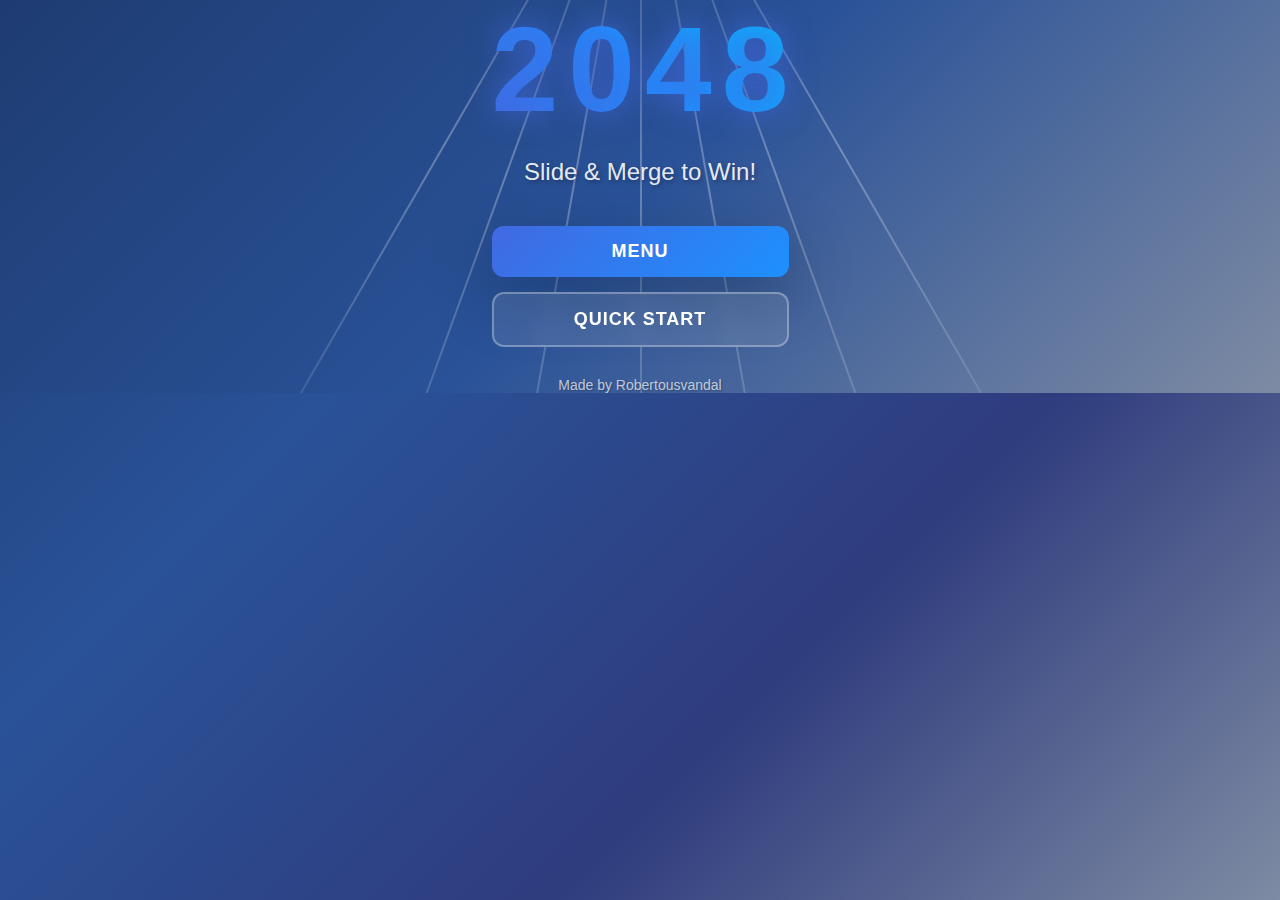
<file: index.html>
<!DOCTYPE html>
<html lang="en">
<head>
    <meta charset="UTF-8">
    <meta http-equiv="refresh" content="0; url=title.html">
    <title>2048</title>
</head>
<body>
    <script>window.location.replace('title.html');</script>
</body>
</html>
</file>
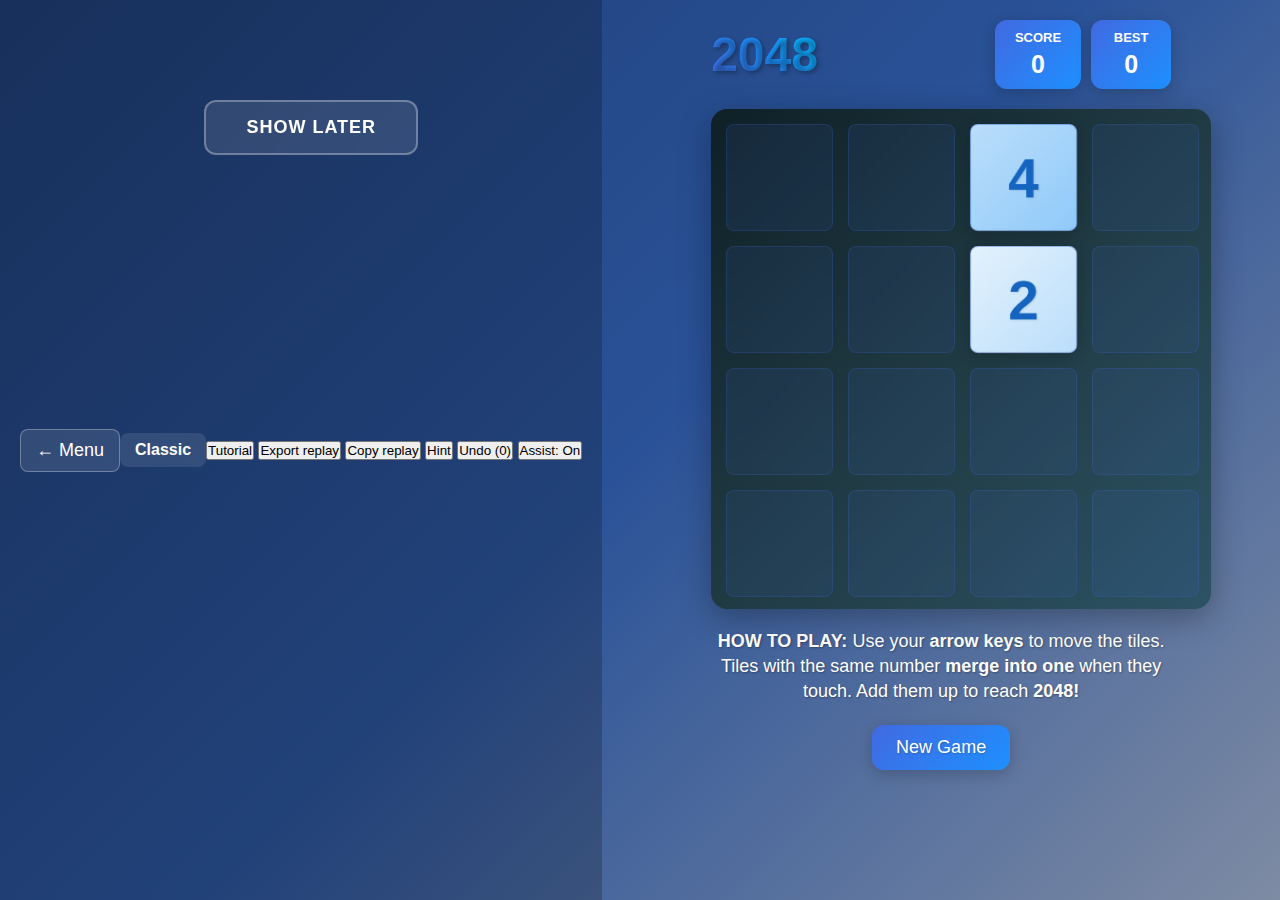
<file: game.html>
<!DOCTYPE html>
<html lang="en">
<head>
    <meta charset="UTF-8">
    <meta name="viewport" content="width=device-width, initial-scale=1.0">
    <title>2048 - Game</title>
    <link rel="stylesheet" href="style.css">
</head>
<body>
    <!-- Game Screen -->
    <div id="game-screen" class="screen active">
        <div class="game-header">
            <button class="back-button" onclick="goToMenu()">← Menu</button>
            <div class="game-info">
                <div class="mode-display" id="current-mode">Classic</div>
                <div class="timer-display" id="timer" style="display: none;">5:00</div>
                <div class="moves-display" id="moves" style="display: none;">Moves: 100</div>
                <div class="target-display" id="daily-target-display" style="display:none;">Target: 1500</div>
            </div>
            <div class="game-controls">
                <button class="control-button secondary" id="tutorial-toggle">Tutorial</button>
                <button class="control-button secondary" id="export-replay">Export replay</button>
                <button class="control-button secondary" id="copy-replay">Copy replay</button>
                <button class="control-button secondary" id="hint-button">Hint</button>
                <button class="control-button secondary" id="undo-button">Undo (0)</button>
                <button class="control-button secondary" id="assist-toggle">Assist: On</button>
            </div>
        </div>
        
        <div class="container">
            <header>
                <h1>2048</h1>
                <div class="score-container">
                    <div class="score-box">
                        <div class="score-label">Score</div>
                        <div class="score" id="score">0</div>
                    </div>
                    <div class="score-box">
                        <div class="score-label">Best</div>
                        <div class="score" id="best">0</div>
                    </div>
                </div>
            </header>
            
            <div class="game-container">
                <div class="game-message" id="game-message">
                    <p></p>
                    <div class="lower">
                        <button class="retry-button" onclick="game.restart()">Try again</button>
                    </div>
                </div>
                
                <div class="grid-container">
                    <div class="grid-row">
                        <div class="grid-cell"></div>
                        <div class="grid-cell"></div>
                        <div class="grid-cell"></div>
                        <div class="grid-cell"></div>
                    </div>
                    <div class="grid-row">
                        <div class="grid-cell"></div>
                        <div class="grid-cell"></div>
                        <div class="grid-cell"></div>
                        <div class="grid-cell"></div>
                    </div>
                    <div class="grid-row">
                        <div class="grid-cell"></div>
                        <div class="grid-cell"></div>
                        <div class="grid-cell"></div>
                        <div class="grid-cell"></div>
                    </div>
                    <div class="grid-row">
                        <div class="grid-cell"></div>
                        <div class="grid-cell"></div>
                        <div class="grid-cell"></div>
                        <div class="grid-cell"></div>
                    </div>
                </div>
                
                <div class="tile-container" id="tile-container">
                </div>
            </div>
            
            <div class="game-explanation">
                <p><strong>HOW TO PLAY:</strong> Use your <strong>arrow keys</strong> to move the tiles. Tiles with the same number <strong>merge into one</strong> when they touch. Add them up to reach <strong>2048!</strong></p>
            </div>
            
            <button class="restart-button" onclick="game.restart()">New Game</button>
        </div>
    </div>
    
    <div id="tutorial-overlay" class="tutorial-overlay hidden" role="dialog" aria-modal="true">
        <div class="tutorial-card">
            <h2>How to play</h2>
            <ul>
                <li>Swipe or use arrow keys to move tiles in a direction.</li>
                <li>Tiles with the same number merge and double their value.</li>
                <li>Plan ahead to avoid running out of space.</li>
                <li>Reach 2048 (or keep playing in endless mode!).</li>
            </ul>
            <div class="tutorial-actions">
                <button class="menu-button primary" id="tutorial-dismiss">Got it</button>
                <button class="menu-button secondary" id="tutorial-skip">Show later</button>
            </div>
        </div>
    </div>

    <div id="replay-toast" class="replay-toast hidden" role="status" aria-live="polite">
        Replay copied to clipboard
    </div>
    
    <script src="shared.js"></script>
    <script src="game.js"></script>
</body>
</html>
</file>
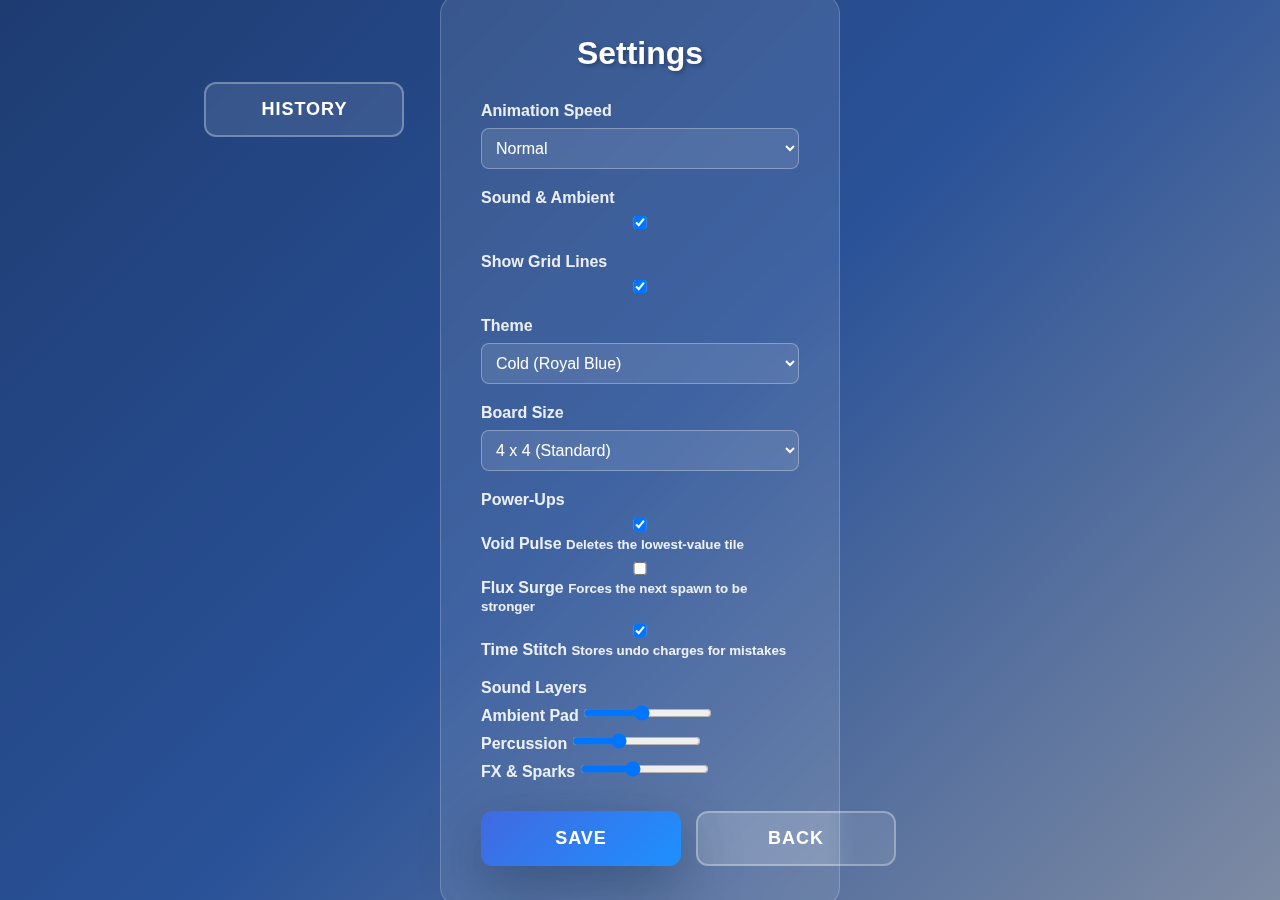
<file: menu.html>
<!DOCTYPE html>
<html lang="en">
<head>
    <meta charset="UTF-8">
    <meta name="viewport" content="width=device-width, initial-scale=1.0">
    <title>2048 - Menu</title>
    <link rel="stylesheet" href="style.css">
</head>
<body>
    <!-- Settings Screen -->
    <div id="settings-screen" class="screen active">
        <div class="settings-container">
            <h2>Settings</h2>
            <div class="setting-group">
                <label for="animation-speed">Animation Speed</label>
                <select id="animation-speed">
                    <option value="slow">Slow</option>
                    <option value="normal" selected>Normal</option>
                    <option value="fast">Fast</option>
                </select>
            </div>
            <div class="setting-group">
                <label for="sound-effects">Sound &amp; Ambient</label>
                <input type="checkbox" id="sound-effects" checked>
            </div>
            <div class="setting-group">
                <label for="grid-lines">Show Grid Lines</label>
                <input type="checkbox" id="grid-lines" checked>
            </div>
            <div class="setting-group">
                <label for="theme">Theme</label>
                <select id="theme">
                    <option value="cold" selected>Cold (Royal Blue)</option>
                    <option value="warm">Warm (Sunset)</option>
                    <option value="dark">Dark (Night)</option>
                </select>
            </div>
            <div class="setting-group">
                <label for="board-size">Board Size</label>
                <select id="board-size">
                    <option value="4" selected>4 x 4 (Standard)</option>
                    <option value="5">5 x 5 (Strategist)</option>
                </select>
            </div>
            <div class="setting-group">
                <label>Power-Ups</label>
                <div class="powerup-grid">
                    <label class="toggle">
                        <input type="checkbox" id="powerup-cleanse" checked>
                        <span>
                            <strong>Void Pulse</strong>
                            <small>Deletes the lowest-value tile</small>
                        </span>
                    </label>
                    <label class="toggle">
                        <input type="checkbox" id="powerup-double">
                        <span>
                            <strong>Flux Surge</strong>
                            <small>Forces the next spawn to be stronger</small>
                        </span>
                    </label>
                    <label class="toggle">
                        <input type="checkbox" id="powerup-undo" checked>
                        <span>
                            <strong>Time Stitch</strong>
                            <small>Stores undo charges for mistakes</small>
                        </span>
                    </label>
                </div>
            </div>
            <div class="setting-group">
                <label>Sound Layers</label>
                <div class="slider-stack">
                    <label>
                        Ambient Pad
                        <input type="range" id="ambient-volume" min="0" max="1" step="0.05">
                    </label>
                    <label>
                        Percussion
                        <input type="range" id="percussion-volume" min="0" max="1" step="0.05">
                    </label>
                    <label>
                        FX &amp; Sparks
                        <input type="range" id="fx-volume" min="0" max="1" step="0.05">
                    </label>
                </div>
            </div>
            <div class="settings-buttons">
                <button class="menu-button primary" onclick="saveSettings()">Save</button>
                <button class="menu-button secondary" onclick="goToTitle()">Back</button>
            </div>
        </div>
    </div>

    <!-- Daily Challenge -->
    <section class="daily-section" aria-live="polite">
        <div class="daily-card">
            <div class="daily-header">
                <h2>Daily Challenge</h2>
                <div id="daily-status" class="daily-status">Checking...</div>
            </div>
            <p id="daily-description">Loading today's board...</p>
            <div class="daily-meta">
                <span id="daily-theme" class="pill">Theme</span>
                <span id="daily-target" class="pill">Target</span>
            </div>
            <div class="daily-actions">
                <button class="menu-button primary" id="start-daily">Play Daily</button>
                <button class="menu-button secondary" id="view-challenges">History</button>
            </div>
        </div>
    </section>

    <!-- Achievements Preview -->
    <section class="achievements-section">
        <div class="achievements-card">
            <div>
                <h2>Achievements</h2>
                <p id="achievement-summary">Track your milestones and unlock new looks.</p>
            </div>
            <button class="menu-button primary" id="view-achievements">View Badges</button>
        </div>
    </section>

    <!-- Leaderboard Preview -->
    <section class="leaderboard-section">
        <div class="leaderboard-header">
            <h2>Local Leaderboard</h2>
            <label for="leaderboard-mode">Mode</label>
            <select id="leaderboard-mode" aria-label="Select game mode to view leaderboard">
                <option value="classic">Classic</option>
                <option value="timed">Timed</option>
                <option value="limited">Limited Moves</option>
                <option value="endless">Endless</option>
                <option value="daily">Daily</option>
            </select>
        </div>
        <ol id="leaderboard-list" class="leaderboard-list" aria-live="polite">
            <li class="empty">No results yet. Play a game to add a score.</li>
        </ol>
    </section>

    <!-- Game Modes Screen -->
    <div id="game-modes-screen" class="screen">
        <div class="modes-container">
            <h2>Game Modes</h2>
            <div class="mode-cards">
                <div class="mode-card" onclick="startMode('classic')">
                    <h3>Classic</h3>
                    <p>Reach 2048 to win</p>
                    <div class="mode-difficulty">Easy</div>
                </div>
                <div class="mode-card" onclick="startMode('timed')">
                    <h3>Timed Challenge</h3>
                    <p>Reach highest score in 5 minutes</p>
                    <div class="mode-difficulty">Medium</div>
                </div>
                <div class="mode-card" onclick="startMode('limited')">
                    <h3>Limited Moves</h3>
                    <p>Reach 2048 with only 100 moves</p>
                    <div class="mode-difficulty">Hard</div>
                </div>
                <div class="mode-card" onclick="startMode('endless')">
                    <h3>Endless</h3>
                    <p>Play without limits</p>
                    <div class="mode-difficulty">Relaxing</div>
                </div>
            </div>
            <div class="menu-navigation">
                <button class="menu-button secondary" onclick="showSettings()">Settings</button>
                <button class="menu-button secondary" onclick="goToTitle()">Back</button>
            </div>
        </div>
    </div>
    
    <div id="challenge-history-modal" class="challenge-modal hidden" role="dialog" aria-modal="true">
        <div class="challenge-history-card">
            <div class="challenge-history-header">
                <h3>Challenge History</h3>
                <button id="close-history" class="control-button">✕</button>
            </div>
            <ul id="challenge-history-list"></ul>
        </div>
    </div>

    <div id="achievements-modal" class="achievement-modal hidden" role="dialog" aria-modal="true">
        <div class="achievement-card">
            <div class="achievement-header">
                <h3>Unlocked Badges</h3>
                <button id="close-achievements" class="control-button">✕</button>
            </div>
            <ul id="achievement-list"></ul>
        </div>
    </div>
    
    <script src="shared.js"></script>
    <script src="menu.js"></script>
</body>
</html>
</file>
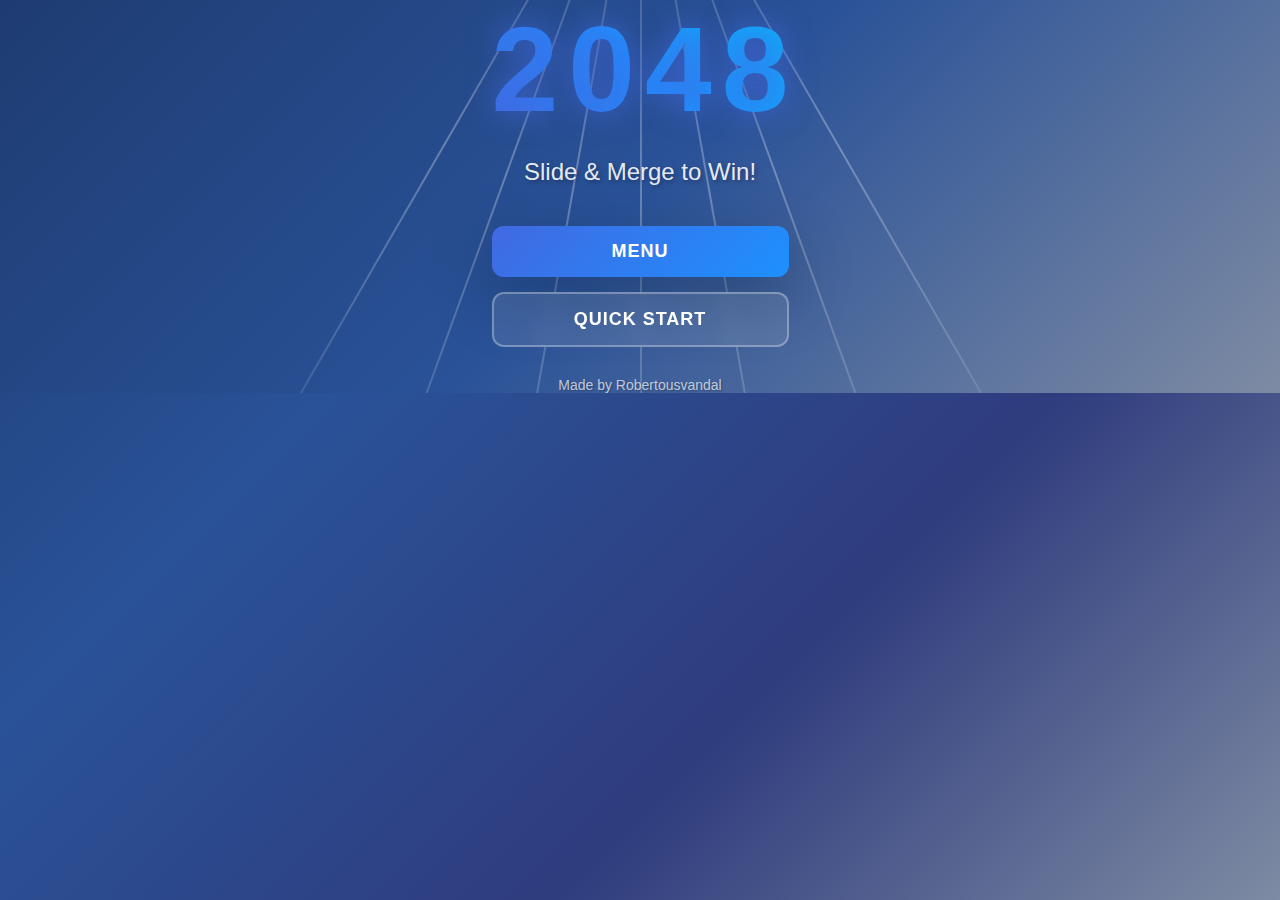
<file: title.html>
<!DOCTYPE html>
<html lang="en">
<head>
    <meta charset="UTF-8">
    <meta name="viewport" content="width=device-width, initial-scale=1.0">
    <title>2048 - Title</title>
    <link rel="stylesheet" href="style.css">
</head>
<body>
    <!-- Title Screen -->
    <div id="title-screen" class="screen active">
        <div class="light-rays">
            <div class="light-ray"></div>
            <div class="light-ray"></div>
            <div class="light-ray"></div>
            <div class="light-ray"></div>
            <div class="light-ray"></div>
            <div class="light-ray"></div>
            <div class="light-ray"></div>
        </div>
        <div class="title-container">
            <h1 class="title-logo">
                <span class="title-2">2</span><span class="title-0">0</span><span class="title-4">4</span><span class="title-8">8</span>
            </h1>
            <div class="title-subtitle">Slide & Merge to Win!</div>
            <div class="menu-buttons">
                <button class="menu-button primary" onclick="goToMenu()">Menu</button>
                <button class="menu-button secondary" onclick="goToGame()">Quick Start</button>
            </div>
            <div class="credits">Made by Robertousvandal</div>
        </div>
    </div>
    
    <script src="title.js"></script>
</body>
</html>
</file>
<file: style.css>
* {
    box-sizing: border-box;
    margin: 0;
    padding: 0;
}

body {
    font-family: "Segoe UI", "Arial", sans-serif;
    background: linear-gradient(135deg, var(--bg-start), var(--bg-mid), var(--bg-mid2), var(--bg-end));
    color: #fff;
    margin: 0;
    padding: 0;
    min-height: 100vh;
    overflow: hidden;
}

:root {
    --tile-transition: 0.32s;
    --tile-appear: 0.18s;
    --tile-merge-duration: 0.28s;
    --card-shadow: 0 20px 60px rgba(15, 39, 73, 0.45);
    --bg-start: #1e3c72;
    --bg-mid: #2a5298;
    --bg-mid2: #2f3c7e;
    --bg-end: #7e8ba3;
    --accent: #4169e1;
    --accent-light: #1e90ff;
    --focus-outline: #00bfff;
    --contrast: #0f2027;
}

:root[data-theme="warm"] {
    --bg-start: #2b1055;
    --bg-mid: #6a0572;
    --bg-mid2: #c3195d;
    --bg-end: #f46b45;
    --accent: #ff6f91;
    --accent-light: #ff9671;
    --contrast: #2d132c;
}

:root[data-theme="dark"] {
    --bg-start: #0f2027;
    --bg-mid: #203a43;
    --bg-mid2: #2c5364;
    --bg-end: #0f2027;
    --accent: #00b4d8;
    --accent-light: #48cae4;
    --contrast: #031926;
}

.screen {
    position: fixed;
    top: 0;
    left: 0;
    width: 100%;
    height: 100%;
    display: none;
    opacity: 0;
    transition: opacity 0.5s ease-in-out;
}

.screen.active {
    display: flex;
    opacity: 1;
}

/* Title Screen Styles */
#title-screen {
    justify-content: center;
    align-items: center;
    background: linear-gradient(135deg, #1e3c72 0%, #2a5298 50%, #7e8ba3 100%);
    position: relative;
    overflow: hidden;
}

.light-rays {
    position: absolute;
    top: 0;
    left: 0;
    width: 100%;
    height: 100%;
    pointer-events: none;
    overflow: hidden;
}

.light-ray {
    position: absolute;
    top: -50%;
    left: 50%;
    width: 2px;
    height: 200%;
    background: linear-gradient(to bottom, 
        rgba(255, 255, 255, 0) 0%,
        rgba(255, 255, 255, 0.1) 10%,
        rgba(255, 255, 255, 0.3) 50%,
        rgba(255, 255, 255, 0.1) 90%,
        rgba(255, 255, 255, 0) 100%
    );
    transform-origin: top center;
    animation: lightRayMove 8s ease-in-out infinite;
}

.light-ray:nth-child(1) { --rotation: -30deg; transform: rotate(-30deg); animation-delay: 0s; }
.light-ray:nth-child(2) { --rotation: -20deg; transform: rotate(-20deg); animation-delay: 1s; }
.light-ray:nth-child(3) { --rotation: -10deg; transform: rotate(-10deg); animation-delay: 2s; }
.light-ray:nth-child(4) { --rotation: 0deg; transform: rotate(0deg); animation-delay: 3s; }
.light-ray:nth-child(5) { --rotation: 10deg; transform: rotate(10deg); animation-delay: 4s; }
.light-ray:nth-child(6) { --rotation: 20deg; transform: rotate(20deg); animation-delay: 5s; }
.light-ray:nth-child(7) { --rotation: 30deg; transform: rotate(30deg); animation-delay: 6s; }

@keyframes lightRayMove {
    0%, 100% { opacity: 0.3; transform: rotate(var(--rotation)) translateY(0); }
    50% { opacity: 0.8; transform: rotate(var(--rotation)) translateY(20px); }
}

.title-container {
    text-align: center;
    z-index: 10;
    position: relative;
}

.title-logo {
    font-size: 120px;
    font-weight: bold;
    margin-bottom: 20px;
    display: flex;
    justify-content: center;
    gap: 10px;
    text-shadow: 0 0 30px rgba(65, 105, 225, 0.8);
}

.title-2 {
    color: #4169e1;
    animation: titlePulse 2s ease-in-out infinite;
    animation-delay: 0s;
}

.title-0 {
    color: #1e90ff;
    animation: titlePulse 2s ease-in-out infinite;
    animation-delay: 0.2s;
}

.title-4 {
    color: #00bfff;
    animation: titlePulse 2s ease-in-out infinite;
    animation-delay: 0.4s;
}

.title-8 {
    color: #87ceeb;
    animation: titlePulse 2s ease-in-out infinite;
    animation-delay: 0.6s;
}

@keyframes titlePulse {
    0%, 100% { transform: scale(1); }
    50% { transform: scale(1.1); }
}

.title-subtitle {
    font-size: 24px;
    margin-bottom: 40px;
    color: rgba(255, 255, 255, 0.9);
    text-shadow: 2px 2px 4px rgba(0,0,0,0.3);
}

.menu-buttons {
    display: flex;
    flex-direction: column;
    gap: 15px;
    margin-bottom: 30px;
}

.menu-button {
    padding: 15px 40px;
    font-size: 18px;
    border: none;
    border-radius: 12px;
    cursor: pointer;
    transition: all 0.3s ease, box-shadow 0.3s ease;
    font-weight: bold;
    text-transform: uppercase;
    letter-spacing: 1px;
    min-width: 200px;
}

.menu-button.primary {
    background: linear-gradient(135deg, #4169e1 0%, #1e90ff 100%);
    color: white;
    box-shadow: var(--card-shadow);
}

.menu-button.primary:hover {
    transform: translateY(-3px);
    box-shadow: 0 12px 30px rgba(65, 105, 225, 0.4);
}

.menu-button.secondary {
    background: rgba(255, 255, 255, 0.1);
    color: white;
    border: 2px solid rgba(255, 255, 255, 0.3);
    backdrop-filter: blur(10px);
}

.menu-button.secondary:hover {
    background: rgba(255, 255, 255, 0.2);
    transform: translateY(-2px);
}

.score-pulse {
    animation: scoreFlash 0.4s ease;
}

.best-pulse {
    animation: bestFlash 0.5s ease;
}

.tile-merge {
    animation: mergePulse var(--tile-merge-duration) ease-out;
}

@keyframes scoreFlash {
    0% {
        transform: scale(1);
        opacity: 1;
    }
    50% {
        transform: scale(1.08);
        opacity: 0.8;
    }
    100% {
        transform: scale(1);
        opacity: 1;
    }
}

@keyframes bestFlash {
    0% {
        transform: scale(1);
    }
    50% {
        transform: scale(1.1);
    }
    100% {
        transform: scale(1);
    }
}

@keyframes mergePulse {
    0% {
        transform: scale(1);
    }
    50% {
        transform: scale(1.15);
    }
    100% {
        transform: scale(1);
    }
}

.credits {
    font-size: 14px;
    color: rgba(255, 255, 255, 0.7);
    text-shadow: 1px 1px 2px rgba(0,0,0,0.3);
}

/* Settings Screen Styles */
#settings-screen {
    justify-content: center;
    align-items: center;
    background: linear-gradient(135deg, #1e3c72 0%, #2a5298 50%, #7e8ba3 100%);
}

.settings-container {
    background: rgba(255, 255, 255, 0.1);
    backdrop-filter: blur(10px);
    border-radius: 20px;
    padding: 40px;
    max-width: 400px;
    width: 90%;
    border: 1px solid rgba(255, 255, 255, 0.2);
}

.settings-container h2 {
    text-align: center;
    margin-bottom: 30px;
    font-size: 32px;
    color: #fff;
    text-shadow: 2px 2px 4px rgba(0,0,0,0.3);
}

.setting-group {
    margin-bottom: 20px;
}

.setting-group label {
    display: block;
    margin-bottom: 8px;
    font-weight: bold;
    color: rgba(255, 255, 255, 0.9);
}

.setting-group select,
.setting-group input[type="checkbox"] {
    width: 100%;
    padding: 10px;
    border: 1px solid rgba(255, 255, 255, 0.3);
    border-radius: 8px;
    background: rgba(255, 255, 255, 0.1);
    color: white;
    font-size: 16px;
}

.setting-group select option {
    background: #2a5298;
    color: white;
}

.settings-buttons {
    display: flex;
    gap: 15px;
    margin-top: 30px;
}

/* Game Modes Screen Styles */
#game-modes-screen {
    justify-content: center;
    align-items: center;
    background: linear-gradient(135deg, #1e3c72 0%, #2a5298 50%, #7e8ba3 100%);
}

.modes-container {
    text-align: center;
    max-width: 800px;
    width: 90%;
}

.modes-container h2 {
    font-size: 32px;
    margin-bottom: 30px;
    color: #fff;
    text-shadow: 2px 2px 4px rgba(0,0,0,0.3);
}

.mode-cards {
    display: grid;
    grid-template-columns: repeat(auto-fit, minmax(200px, 1fr));
    gap: 20px;
    margin-bottom: 30px;
}

.mode-card {
    background: rgba(255, 255, 255, 0.1);
    backdrop-filter: blur(10px);
    border-radius: 15px;
    padding: 25px;
    border: 1px solid rgba(255, 255, 255, 0.2);
    cursor: pointer;
    transition: all 0.3s ease;
}

.mode-card:hover {
    transform: translateY(-5px);
    background: rgba(255, 255, 255, 0.15);
    box-shadow: 0 10px 25px rgba(0,0,0,0.2);
}

.mode-card h3 {
    font-size: 24px;
    margin-bottom: 10px;
    color: #4169e1;
}

.mode-card p {
    color: rgba(255, 255, 255, 0.8);
    margin-bottom: 15px;
}

.mode-difficulty {
    display: inline-block;
    padding: 5px 15px;
    border-radius: 20px;
    font-size: 12px;
    font-weight: bold;
    text-transform: uppercase;
}

.mode-difficulty:contains("Easy") {
    background: #4caf50;
    color: white;
}

.mode-difficulty:contains("Medium") {
    background: #ff9800;
    color: white;
}

.mode-difficulty:contains("Hard") {
    background: #f44336;
    color: white;
}

.mode-difficulty:contains("Relaxing") {
    background: #9c27b0;
    color: white;
}

/* Game Screen Styles */
#game-screen {
    background: linear-gradient(135deg, #1e3c72 0%, #2a5298 50%, #7e8ba3 100%);
    overflow-y: auto;
}

.game-header {
    display: flex;
    justify-content: space-between;
    align-items: center;
    padding: 20px;
    background: rgba(0, 0, 0, 0.2);
}

.back-button {
    background: rgba(255, 255, 255, 0.1);
    border: 1px solid rgba(255, 255, 255, 0.3);
    color: white;
    padding: 10px 15px;
    border-radius: 8px;
    cursor: pointer;
    font-size: 18px;
    transition: all 0.3s ease;
}

.back-button:hover {
    background: rgba(255, 255, 255, 0.2);
}

.game-info {
    display: flex;
    gap: 20px;
    align-items: center;
}

.mode-display,
.timer-display,
.moves-display {
    padding: 8px 15px;
    background: rgba(255, 255, 255, 0.1);
    border-radius: 8px;
    font-weight: bold;
}

.container {
    max-width: 500px;
    margin: 0 auto;
    padding: 20px;
}

header {
    display: flex;
    justify-content: space-between;
    align-items: center;
    margin-bottom: 20px;
}

h1 {
    font-size: 48px;
    font-weight: bold;
    color: #fff;
    margin: 0;
    text-shadow: 2px 2px 4px rgba(0,0,0,0.3);
    background: linear-gradient(45deg, #4169e1, #1e90ff, #00bfff);
    -webkit-background-clip: text;
    -webkit-text-fill-color: transparent;
    background-clip: text;
}

.score-container {
    display: flex;
    gap: 10px;
}

.score-box {
    background: linear-gradient(135deg, #4169e1 0%, #1e90ff 100%);
    padding: 10px 20px;
    border-radius: 12px;
    color: white;
    text-align: center;
    min-width: 80px;
    box-shadow: 0 4px 15px rgba(0,0,0,0.2);
    transition: all 0.3s ease;
}

.score-label {
    font-size: 13px;
    text-transform: uppercase;
    font-weight: bold;
}

.score {
    font-size: 25px;
    font-weight: bold;
    margin-top: 5px;
}

.game-container {
    position: relative;
    background: linear-gradient(135deg, #0f2027 0%, #203a43 50%, #2c5364 100%);
    border-radius: 16px;
    width: 500px;
    height: 500px;
    padding: 15px;
    margin: 0 auto;
    box-shadow: 0 8px 32px rgba(0,0,0,0.3);
}

.grid-container {
    position: absolute;
    z-index: 1;
}

.grid-row {
    display: flex;
    margin-bottom: 15px;
}

.grid-row:last-child {
    margin-bottom: 0;
}

.grid-cell {
    width: 107px;
    height: 107px;
    background: rgba(65, 105, 225, 0.1);
    border-radius: 8px;
    margin-right: 15px;
    backdrop-filter: blur(10px);
    border: 1px solid rgba(65, 105, 225, 0.2);
}

.grid-cell:last-child {
    margin-right: 0;
}

.tile-container {
    position: absolute;
    z-index: 2;
}

.tile {
    position: absolute;
    width: 107px;
    height: 107px;
    border-radius: 8px;
    font-size: 55px;
    font-weight: bold;
    display: flex;
    justify-content: center;
    align-items: center;
    transition: transform var(--tile-transition) cubic-bezier(0.3, 0, 0.2, 1), background var(--tile-transition);
    animation: tileAppear var(--tile-appear) cubic-bezier(0.34, 1.56, 0.64, 1);
    box-shadow: 0 4px 15px rgba(0,0,0,0.2);
    backdrop-filter: blur(10px);
    border: 1px solid rgba(65, 105, 225, 0.3);
    will-change: transform, opacity;
}

.tile-2 { 
    background: linear-gradient(135deg, #e3f2fd 0%, #bbdefb 100%); 
    color: #1565c0;
    text-shadow: 1px 1px 2px rgba(0,0,0,0.1);
}
.tile-4 { 
    background: linear-gradient(135deg, #bbdefb 0%, #90caf9 100%); 
    color: #1565c0;
    text-shadow: 1px 1px 2px rgba(0,0,0,0.1);
}
.tile-8 { 
    background: linear-gradient(135deg, #90caf9 0%, #64b5f6 100%); 
    color: #fff;
    text-shadow: 1px 1px 2px rgba(0,0,0,0.2);
}
.tile-16 { 
    background: linear-gradient(135deg, #64b5f6 0%, #42a5f5 100%); 
    color: #fff;
    text-shadow: 1px 1px 2px rgba(0,0,0,0.2);
}
.tile-32 { 
    background: linear-gradient(135deg, #42a5f5 0%, #2196f3 100%); 
    color: #fff;
    text-shadow: 1px 1px 2px rgba(0,0,0,0.2);
}
.tile-64 { 
    background: linear-gradient(135deg, #2196f3 0%, #1e88e5 100%); 
    color: #fff;
    text-shadow: 1px 1px 2px rgba(0,0,0,0.2);
}
.tile-128 { 
    background: linear-gradient(135deg, #1e88e5 0%, #1976d2 100%); 
    color: #fff;
    font-size: 45px;
    text-shadow: 1px 1px 2px rgba(0,0,0,0.2);
}
.tile-256 { 
    background: linear-gradient(135deg, #1976d2 0%, #1565c0 100%); 
    color: #fff;
    font-size: 45px;
    text-shadow: 1px 1px 2px rgba(0,0,0,0.2);
}
.tile-512 { 
    background: linear-gradient(135deg, #1565c0 0%, #0d47a1 100%); 
    color: #fff;
    font-size: 45px;
    text-shadow: 1px 1px 2px rgba(0,0,0,0.2);
}
.tile-1024 { 
    background: linear-gradient(135deg, #0d47a1 0%, #0a3d91 100%); 
    color: #fff;
    font-size: 35px;
    text-shadow: 1px 1px 2px rgba(0,0,0,0.2);
}
.tile-2048 { 
    background: linear-gradient(135deg, #0a3d91 0%, #4169e1 100%); 
    color: #fff;
    font-size: 35px;
    text-shadow: 1px 1px 2px rgba(0,0,0,0.2);
    animation: glow 2s ease-in-out infinite alternate;
}

.tile-super {
    background: linear-gradient(135deg, #4169e1 0%, #1e90ff 50%, #00bfff 100%);
    color: #fff;
    font-size: 30px;
    text-shadow: 1px 1px 2px rgba(0,0,0,0.2);
    animation: super-glow 3s ease-in-out infinite alternate;
}

@keyframes tileAppear {
    0% {
        opacity: 0;
        transform: scale(0.4) rotate(180deg);
    }
    60% {
        opacity: 1;
        transform: scale(1.05) rotate(20deg);
    }
    100% {
        transform: scale(1) rotate(0deg);
    }
}

@keyframes merge {
    0%, 100% {
        transform: scale(1);
    }
    50% {
        transform: scale(1.2);
    }
}

@keyframes glow {
    0% {
        box-shadow: 0 0 20px rgba(65, 105, 225, 0.5);
    }
    100% {
        box-shadow: 0 0 30px rgba(65, 105, 225, 0.8), 0 0 40px rgba(30, 144, 255, 0.6);
    }
}

@keyframes super-glow {
    0% {
        box-shadow: 0 0 20px rgba(65, 105, 225, 0.5);
        transform: scale(1);
    }
    50% {
        box-shadow: 0 0 30px rgba(30, 144, 255, 0.8), 0 0 40px rgba(0, 191, 255, 0.6);
        transform: scale(1.05);
    }
    100% {
        box-shadow: 0 0 25px rgba(65, 105, 225, 0.7);
        transform: scale(1);
    }
}

.tile-merged {
    animation: merge 0.3s cubic-bezier(0.34, 1.56, 0.64, 1);
    z-index: 20;
}

.game-message {
    position: absolute;
    top: 0;
    left: 0;
    width: 100%;
    height: 100%;
    background: rgba(30, 60, 114, 0.9);
    z-index: 100;
    text-align: center;
    border-radius: 16px;
    display: none;
    flex-direction: column;
    justify-content: center;
    align-items: center;
    backdrop-filter: blur(10px);
    border: 2px solid rgba(255, 255, 255, 0.2);
}

.game-message.game-won {
    background: linear-gradient(135deg, rgba(65, 105, 225, 0.9) 0%, rgba(30, 144, 255, 0.9) 100%);
    color: #fff;
    display: flex;
    animation: celebrate 1s ease-in-out;
}

.game-message.game-over {
    background: linear-gradient(135deg, rgba(15, 32, 39, 0.9) 0%, rgba(44, 83, 100, 0.9) 100%);
    display: flex;
}

.game-message p {
    font-size: 60px;
    font-weight: bold;
    margin-bottom: 20px;
}

.game-explanation {
    margin: 20px 0;
    text-align: center;
    font-size: 18px;
    line-height: 1.4;
    color: #fff;
    text-shadow: 1px 1px 2px rgba(0,0,0,0.3);
}

.restart-button {
    background: linear-gradient(135deg, #4169e1 0%, #1e90ff 100%);
    border-radius: 12px;
    padding: 12px 24px;
    color: #fff;
    border: none;
    font-size: 18px;
    cursor: pointer;
    display: block;
    margin: 20px auto;
    transition: all 0.3s ease;
    box-shadow: 0 4px 15px rgba(0,0,0,0.2);
    text-shadow: 1px 1px 2px rgba(0,0,0,0.2);
}

.restart-button:hover {
    background: linear-gradient(135deg, #1e90ff 0%, #4169e1 100%);
    transform: translateY(-3px);
    box-shadow: 0 6px 20px rgba(0,0,0,0.3);
}

.score-popup {
    position: absolute;
    color: #fff;
    font-size: 24px;
    font-weight: bold;
    text-shadow: 2px 2px 4px rgba(0,0,0,0.5);
    animation: scoreFloat 1s ease-out forwards;
    pointer-events: none;
    z-index: 1000;
}

.score-popup.merge-score {
    color: #1e90ff;
    font-size: 28px;
    animation: scoreFloat 1.2s ease-out forwards;
}

@keyframes scoreFloat {
    0% {
        opacity: 1;
        transform: translateY(0) scale(0.5);
    }
    50% {
        opacity: 1;
        transform: translateY(-30px) scale(1.2);
    }
    100% {
        opacity: 0;
        transform: translateY(-60px) scale(1);
    }
}

@keyframes celebrate {
    0%, 100% {
        transform: scale(1);
    }
    25% {
        transform: scale(1.05) rotate(1deg);
    }
    75% {
        transform: scale(1.05) rotate(-1deg);
    }
}

.best-new {
    animation: bestPulse 1s ease-in-out;
}

@keyframes bestPulse {
    0%, 100% {
        transform: scale(1);
        background: linear-gradient(135deg, #4169e1 0%, #1e90ff 100%);
    }
    50% {
        transform: scale(1.1);
        background: linear-gradient(135deg, #00bfff 0%, #4169e1 100%);
    }
}

@media (max-width: 520px) {
    .container {
        padding: 10px;
    }
    
    .game-container {
        width: 280px;
        height: 280px;
        padding: 10px;
    }
    
    .grid-cell, .tile {
        width: 57.5px;
        height: 57.5px;
        margin-right: 10px;
        font-size: 35px;
    }
    
    .grid-row {
        margin-bottom: 10px;
    }
    
    h1 {
        font-size: 36px;
    }
    
    .score-box {
        padding: 5px 10px;
        min-width: 60px;
    }
    
    .score {
        font-size: 20px;
    }
    
    .tile-128, .tile-256, .tile-512 {
        font-size: 25px;
    }
    
    .tile-1024, .tile-2048 {
        font-size: 20px;
    }
    
    .tile-super {
        font-size: 15px;
    }
    
    .game-message p {
        font-size: 40px;
    }
}
</file>
